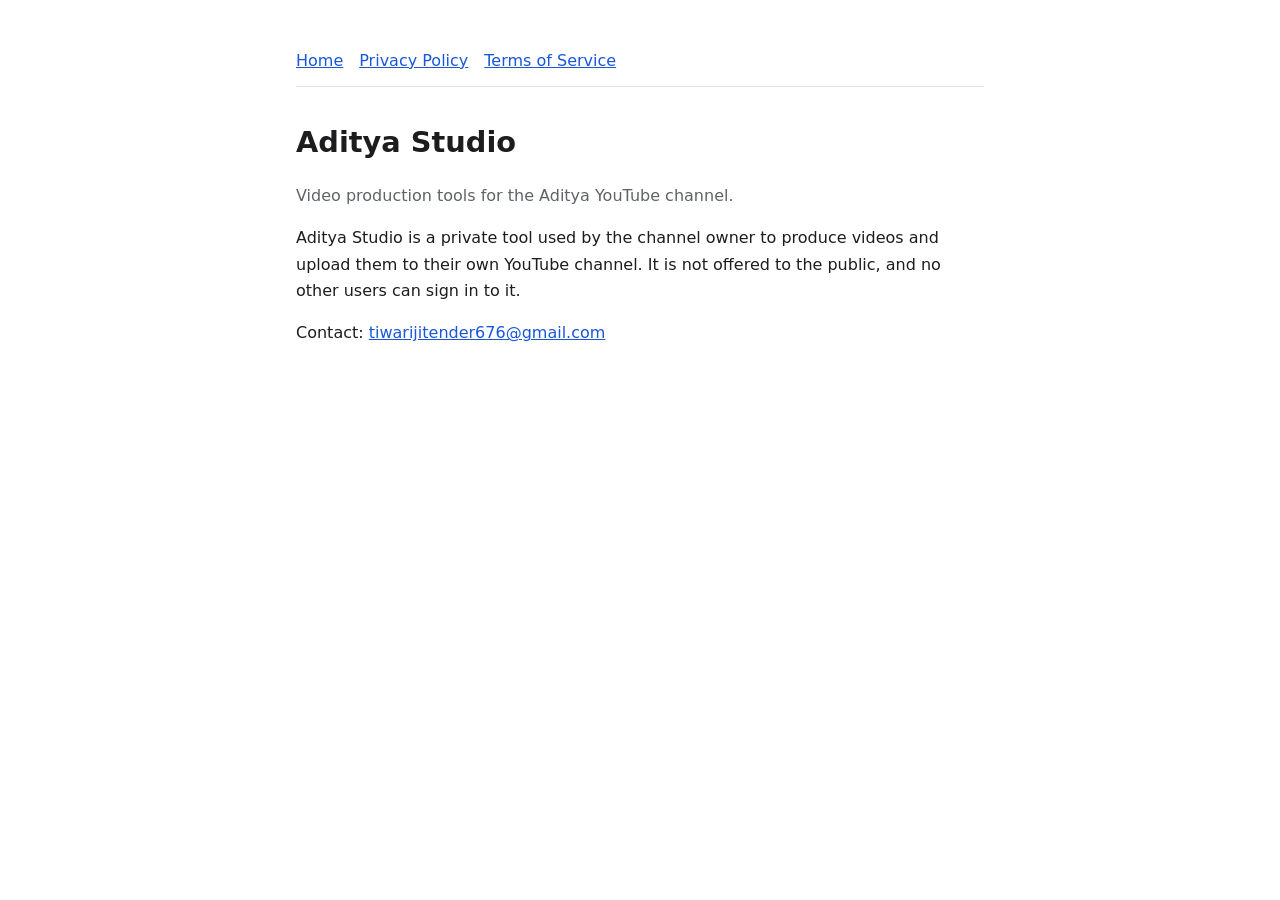
<file: index.html>
<!doctype html><html lang="en"><head><meta charset="utf-8"><meta name="viewport" content="width=device-width,initial-scale=1"><title>Aditya Studio</title><link rel="stylesheet" href="/style.css"></head><body><main>
<nav><a href="/">Home</a><a href="/privacy.html">Privacy Policy</a><a href="/terms.html">Terms of Service</a></nav>
<h1>Aditya Studio</h1>
<p class="muted">Video production tools for the Aditya YouTube channel.</p>
<p>Aditya Studio is a private tool used by the channel owner to produce videos and upload them to their own YouTube channel. It is not offered to the public, and no other users can sign in to it.</p>
<p>Contact: <a href="mailto:tiwarijitender676@gmail.com">tiwarijitender676@gmail.com</a></p>
</main></body></html>
</file>
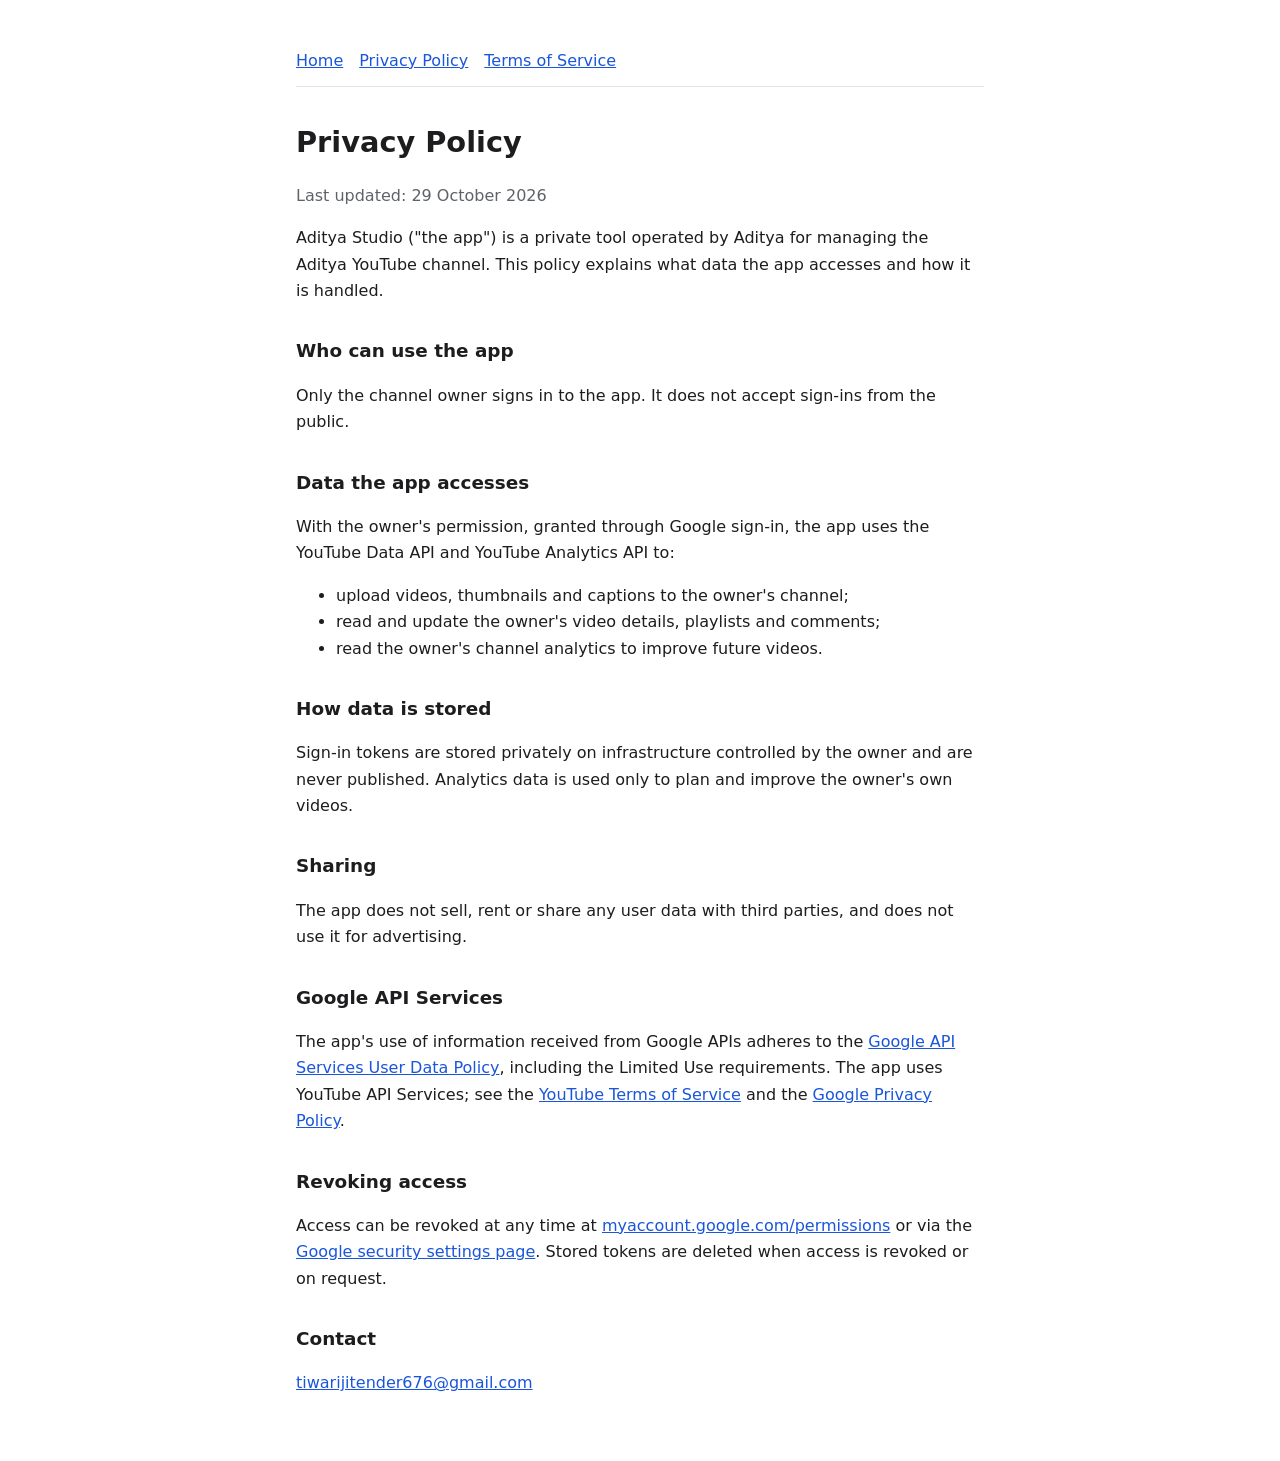
<file: privacy.html>
<!doctype html><html lang="en"><head><meta charset="utf-8"><meta name="viewport" content="width=device-width,initial-scale=1"><title>Privacy Policy</title><link rel="stylesheet" href="/style.css"></head><body><main>
<nav><a href="/">Home</a><a href="/privacy.html">Privacy Policy</a><a href="/terms.html">Terms of Service</a></nav>
<h1>Privacy Policy</h1>
<p class="muted">Last updated: 29 October 2026</p>
<p>Aditya Studio ("the app") is a private tool operated by Aditya for managing the Aditya YouTube channel. This policy explains what data the app accesses and how it is handled.</p>
<h2>Who can use the app</h2>
<p>Only the channel owner signs in to the app. It does not accept sign-ins from the public.</p>
<h2>Data the app accesses</h2>
<p>With the owner's permission, granted through Google sign-in, the app uses the YouTube Data API and YouTube Analytics API to:</p>
<ul><li>upload videos, thumbnails and captions to the owner's channel;</li><li>read and update the owner's video details, playlists and comments;</li><li>read the owner's channel analytics to improve future videos.</li></ul>
<h2>How data is stored</h2>
<p>Sign-in tokens are stored privately on infrastructure controlled by the owner and are never published. Analytics data is used only to plan and improve the owner's own videos.</p>
<h2>Sharing</h2>
<p>The app does not sell, rent or share any user data with third parties, and does not use it for advertising.</p>
<h2>Google API Services</h2>
<p>The app's use of information received from Google APIs adheres to the <a href="https://developers.google.com/terms/api-services-user-data-policy">Google API Services User Data Policy</a>, including the Limited Use requirements. The app uses YouTube API Services; see the <a href="https://www.youtube.com/t/terms">YouTube Terms of Service</a> and the <a href="https://policies.google.com/privacy">Google Privacy Policy</a>.</p>
<h2>Revoking access</h2>
<p>Access can be revoked at any time at <a href="https://myaccount.google.com/permissions">myaccount.google.com/permissions</a> or via the <a href="https://security.google.com/settings/security/permissions">Google security settings page</a>. Stored tokens are deleted when access is revoked or on request.</p>
<h2>Contact</h2>
<p><a href="mailto:tiwarijitender676@gmail.com">tiwarijitender676@gmail.com</a></p>
</main></body></html>
</file>
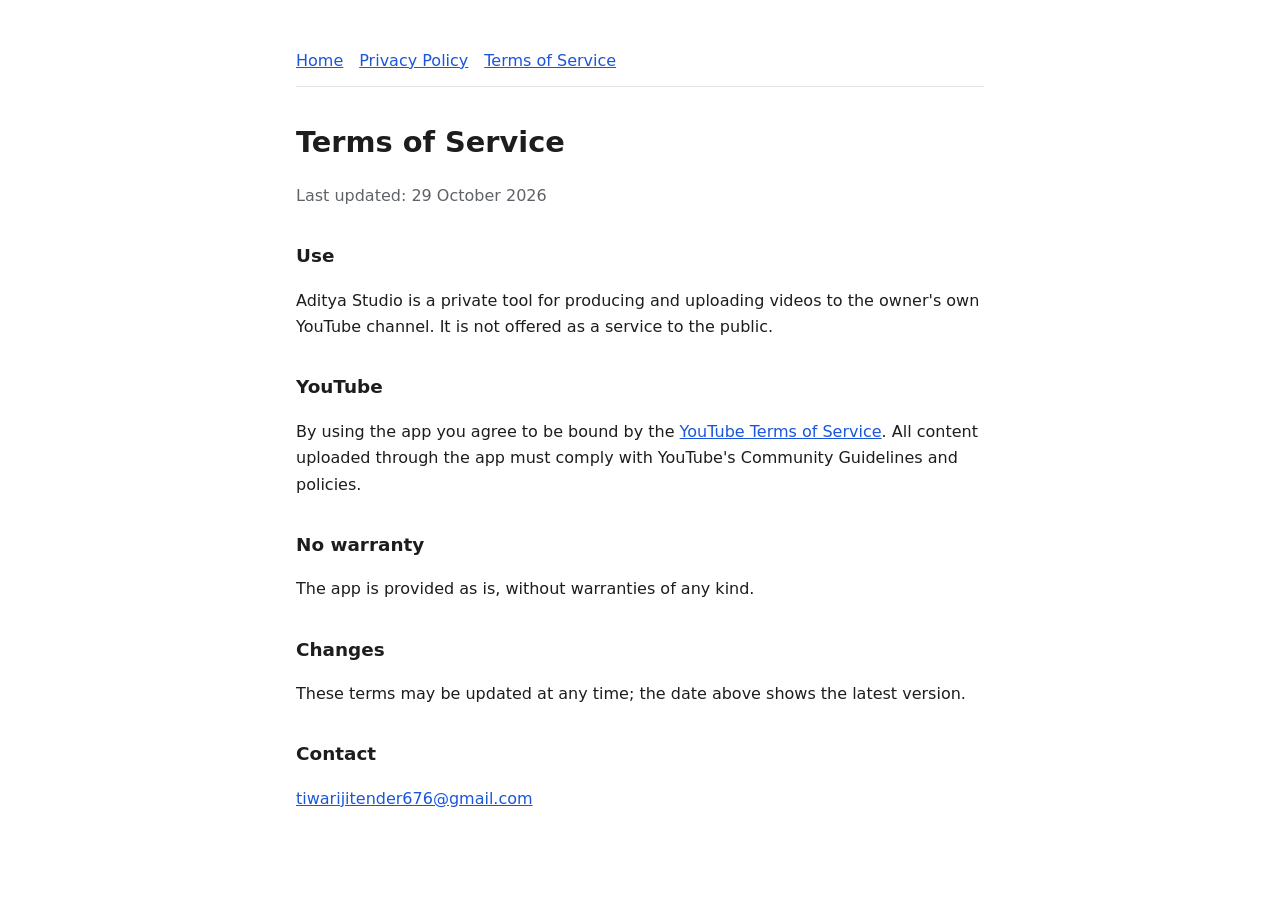
<file: terms.html>
<!doctype html><html lang="en"><head><meta charset="utf-8"><meta name="viewport" content="width=device-width,initial-scale=1"><title>Terms of Service</title><link rel="stylesheet" href="/style.css"></head><body><main>
<nav><a href="/">Home</a><a href="/privacy.html">Privacy Policy</a><a href="/terms.html">Terms of Service</a></nav>
<h1>Terms of Service</h1>
<p class="muted">Last updated: 29 October 2026</p>
<h2>Use</h2>
<p>Aditya Studio is a private tool for producing and uploading videos to the owner's own YouTube channel. It is not offered as a service to the public.</p>
<h2>YouTube</h2>
<p>By using the app you agree to be bound by the <a href="https://www.youtube.com/t/terms">YouTube Terms of Service</a>. All content uploaded through the app must comply with YouTube's Community Guidelines and policies.</p>
<h2>No warranty</h2>
<p>The app is provided as is, without warranties of any kind.</p>
<h2>Changes</h2>
<p>These terms may be updated at any time; the date above shows the latest version.</p>
<h2>Contact</h2>
<p><a href="mailto:tiwarijitender676@gmail.com">tiwarijitender676@gmail.com</a></p>
</main></body></html>
</file>
<file: style.css>
:root{--bg:#fff;--fg:#1d1d1f;--muted:#5f6368;--line:#e3e3e3;--link:#1a56db}
@media (prefers-color-scheme:dark){:root{--bg:#121212;--fg:#ececec;--muted:#a0a0a0;--line:#2a2a2a;--link:#8ab4f8}}
*{box-sizing:border-box}body{margin:0;background:var(--bg);color:var(--fg);font:16px/1.65 system-ui,-apple-system,"Segoe UI",Roboto,sans-serif}
main{max-width:720px;margin:0 auto;padding:48px 16px}h1{font-size:1.8rem;margin:0 0 4px}h2{font-size:1.15rem;margin:32px 0 8px}
p,li{color:var(--fg)}.muted{color:var(--muted)}a{color:var(--link)}nav{border-bottom:1px solid var(--line);padding-bottom:12px;margin-bottom:32px}nav a{margin-right:16px}
</file>
